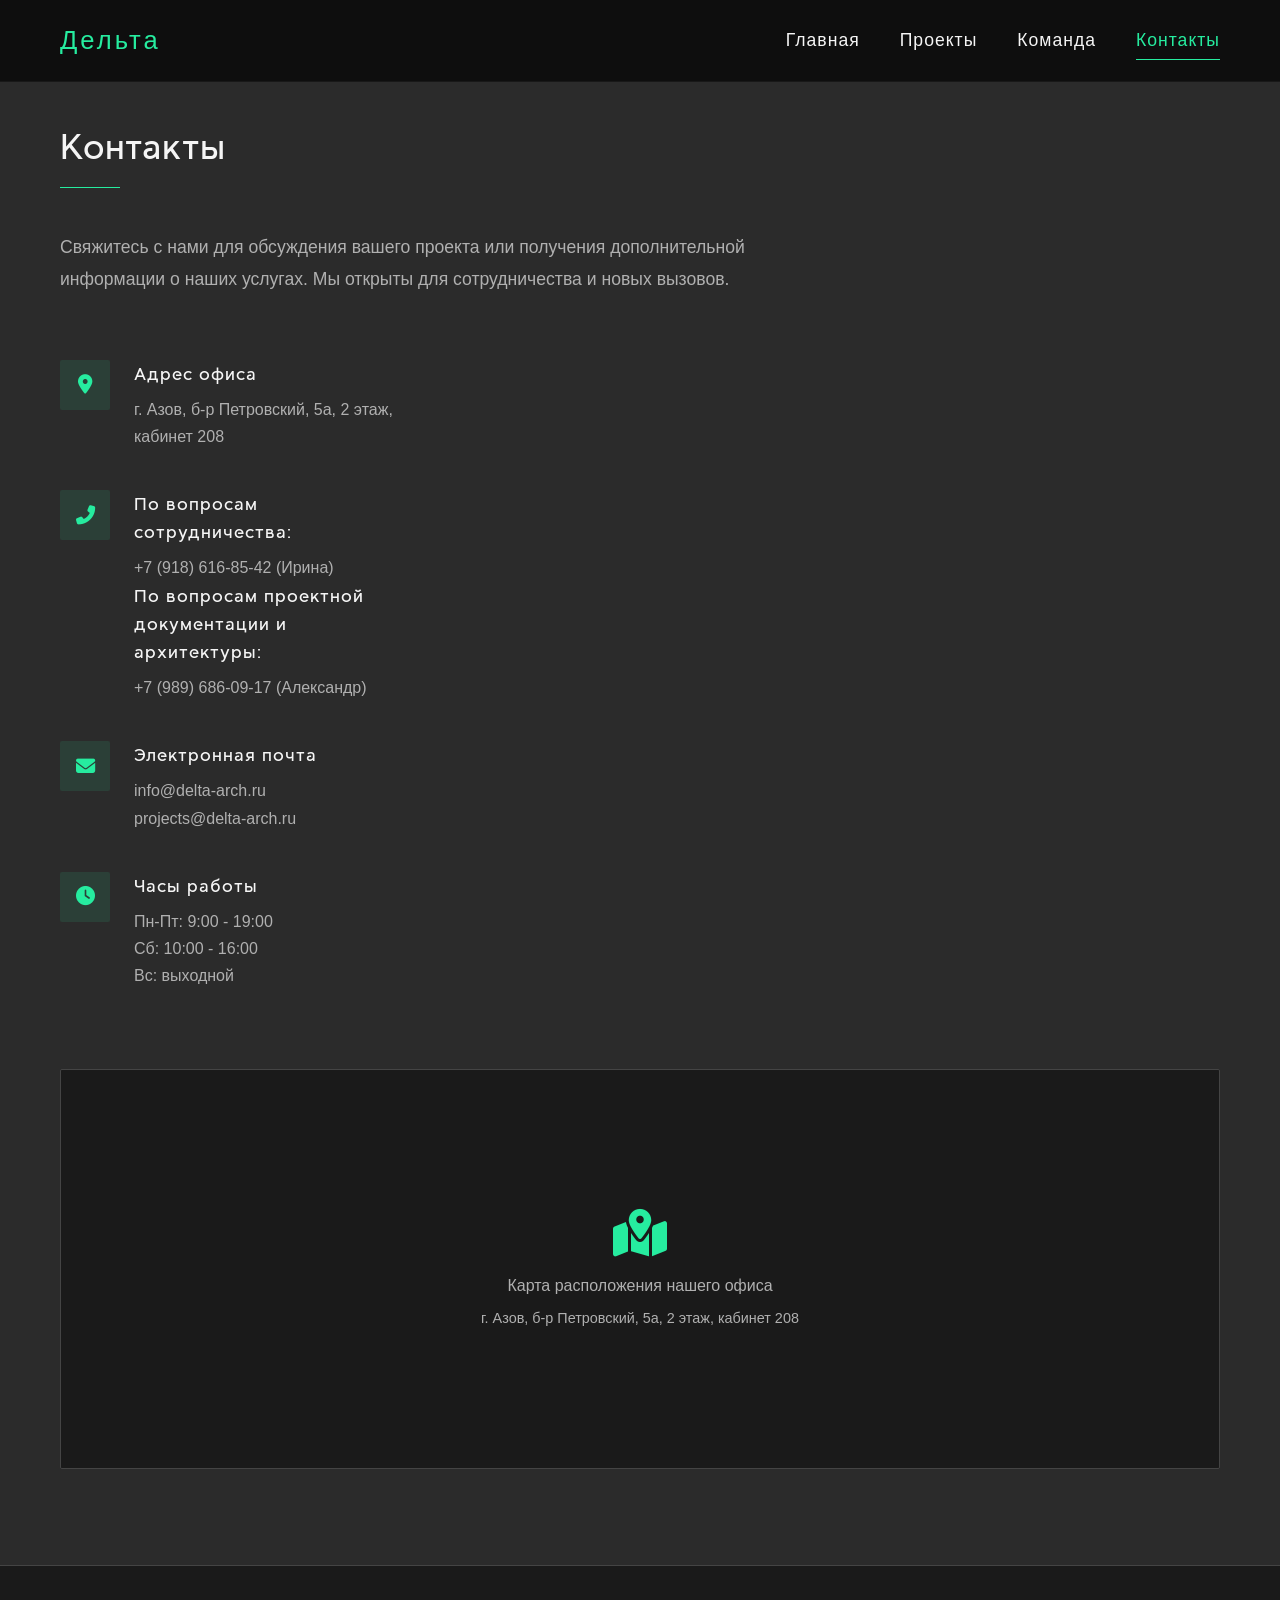
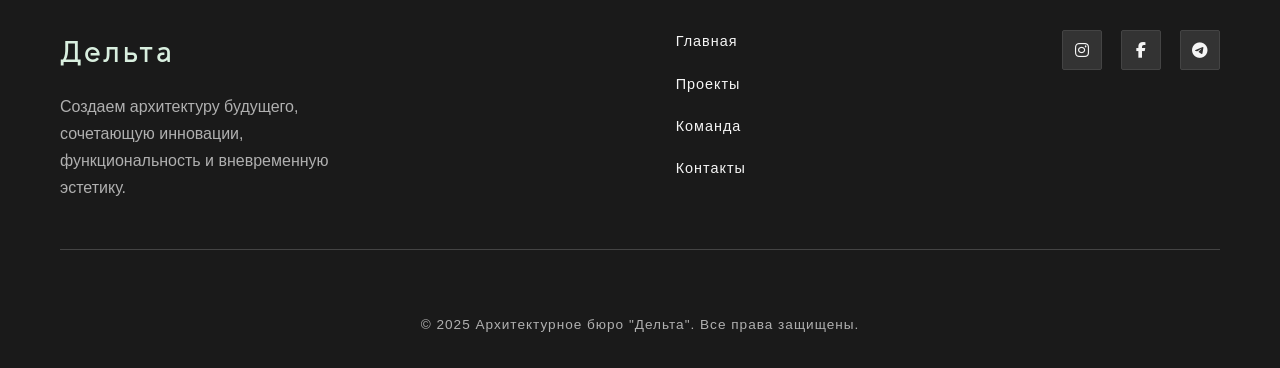
<file: contacts/contacts.html>
<!DOCTYPE html>
<html lang="ru">
<head>
    <meta charset="UTF-8">
    <meta name="viewport" content="width=device-width, initial-scale=1.0">
    <title>Контакты | Дельта | Архитектурное бюро</title>
    <link rel="stylesheet" href="https://cdnjs.cloudflare.com/ajax/libs/font-awesome/6.4.0/css/all.min.css">
    <link rel="stylesheet" href="../shared/styles/shared.css">
    <link rel="stylesheet" href="../shared/styles/navigation.css">
    <link rel="stylesheet" href="contacts.css">
</head>
<body>
    <!-- Навигация -->
    <header>
        <div class="container">
            <nav>
                <a href="../index.html" class="logo"><span>Дельта</span></a>
                
                <div class="nav-links">
                    <a href="../index.html" class="nav-link">Главная</a>
                    <a href="../projects/projects.html" class="nav-link">Проекты</a>
                    <a href="../team/team.html" class="nav-link">Команда</a>
                    <a href="contacts.html" class="nav-link active">Контакты</a>
                </div>
                
                <button class="mobile-menu-btn">
                    <i class="fas fa-bars"></i>
                </button>
            </nav>
        </div>
    </header>

    <!-- Страница контактов -->
    <main>
        <div class="container">
            <div class="page-header">
                <h2 class="section-title">Контакты</h2>
                <p class="page-description">Свяжитесь с нами для обсуждения вашего проекта или получения дополнительной информации о наших услугах. Мы открыты для сотрудничества и новых вызовов.</p>
            </div>
            
            <div class="contacts-container">
                <div class="contact-info">
                    <div class="contact-item animate-on-scroll">
                        <div class="contact-icon">
                            <i class="fas fa-map-marker-alt"></i>
                        </div>
                        <div class="contact-text">
                            <h3>Адрес офиса</h3>
                            <p>г. Азов, б-р Петровский, 5а, 2 этаж, кабинет 208</p>
                        </div>
                    </div>
                    
                    <div class="contact-item animate-on-scroll">
                        <div class="contact-icon">
                            <i class="fas fa-phone-alt"></i>
                        </div>
                        <div class="contact-text">
                            <h3>По вопросам сотрудничества:</h3>
                            <p>+7 (918) 616-85-42 (Ирина)</p>
                            <h3>По вопросам проектной документации и архитектуры:</h3>
                            <p>+7 (989) 686-09-17 (Александр)</p>
                        </div>
                    </div>
                    
                    <div class="contact-item animate-on-scroll">
                        <div class="contact-icon">
                            <i class="fas fa-envelope"></i>
                        </div>
                        <div class="contact-text">
                            <h3>Электронная почта</h3>
                            <p>info@delta-arch.ru<br>projects@delta-arch.ru</p>
                        </div>
                    </div>
                    
                    <div class="contact-item animate-on-scroll">
                        <div class="contact-icon">
                            <i class="fas fa-clock"></i>
                        </div>
                        <div class="contact-text">
                            <h3>Часы работы</h3>
                            <p>Пн-Пт: 9:00 - 19:00<br>Сб: 10:00 - 16:00<br>Вс: выходной</p>
                        </div>
                    </div>
                </div>
                
                <!--<div class="contact-form animate-on-scroll">
                    <h3 class="form-title">Напишите нам</h3>
                    <form id="contactForm">
                        <div class="form-group">
                            <label for="name">Ваше имя</label>
                            <input type="text" id="name" class="form-control" required>
                        </div>
                        
                        <div class="form-group">
                            <label for="email">Электронная почта</label>
                            <input type="email" id="email" class="form-control" required>
                        </div>
                        
                        <div class="form-group">
                            <label for="message">Сообщение</label>
                            <textarea id="message" class="form-control" required></textarea>
                        </div>
                        
                        <button type="submit" class="btn">Отправить сообщение</button>
                    </form>
                </div>-->
                
                <div class="map-container animate-on-scroll">
                    <div class="map-placeholder">
                        <i class="fas fa-map-marked-alt"></i>
                        <p>Карта расположения нашего офиса</p>
                        <p style="font-size: 0.9rem; margin-top: 0.5rem;">г. Азов, б-р Петровский, 5а, 2 этаж, кабинет 208</p>
                    </div>
                </div>
            </div>
        </div>
    </main>

    <!-- Футер -->
    <footer>
        <div class="container">
            <div class="footer-content">
                <div>
                    <div class="footer-logo">Дельта</div>
                    <p class="footer-description">Создаем архитектуру будущего, сочетающую инновации, функциональность и вневременную эстетику.</p>
                </div>
                
                <div class="footer-links">
                    <a href="../index.html" class="nav-link">Главная</a>
                    <a href="../projects/projects.html" class="nav-link">Проекты</a>
                    <a href="../team/team.html" class="nav-link">Команда</a>
                    <a href="contacts.html" class="nav-link">Контакты</a>
                </div>
                
                <div class="social-icons">
                    <a href="#" aria-label="Instagram">
                        <i class="fab fa-instagram"></i>
                    </a>
                    <a href="#" aria-label="Facebook">
                        <i class="fab fa-facebook-f"></i>
                    </a>
                    <a href="#" aria-label="Telegram">
                        <i class="fab fa-telegram-plane"></i>
                    </a>
                </div>
            </div>
            
            <div class="copyright">
                &copy; 2025 Архитектурное бюро "Дельта". Все права защищены.
            </div>
        </div>
    </footer>

    <script src="../shared/js/shared.js"></script>
    <script src="../shared/js/navigation.js"></script>
    <script src="contacts.js"></script>
</body>
</html>
</file>
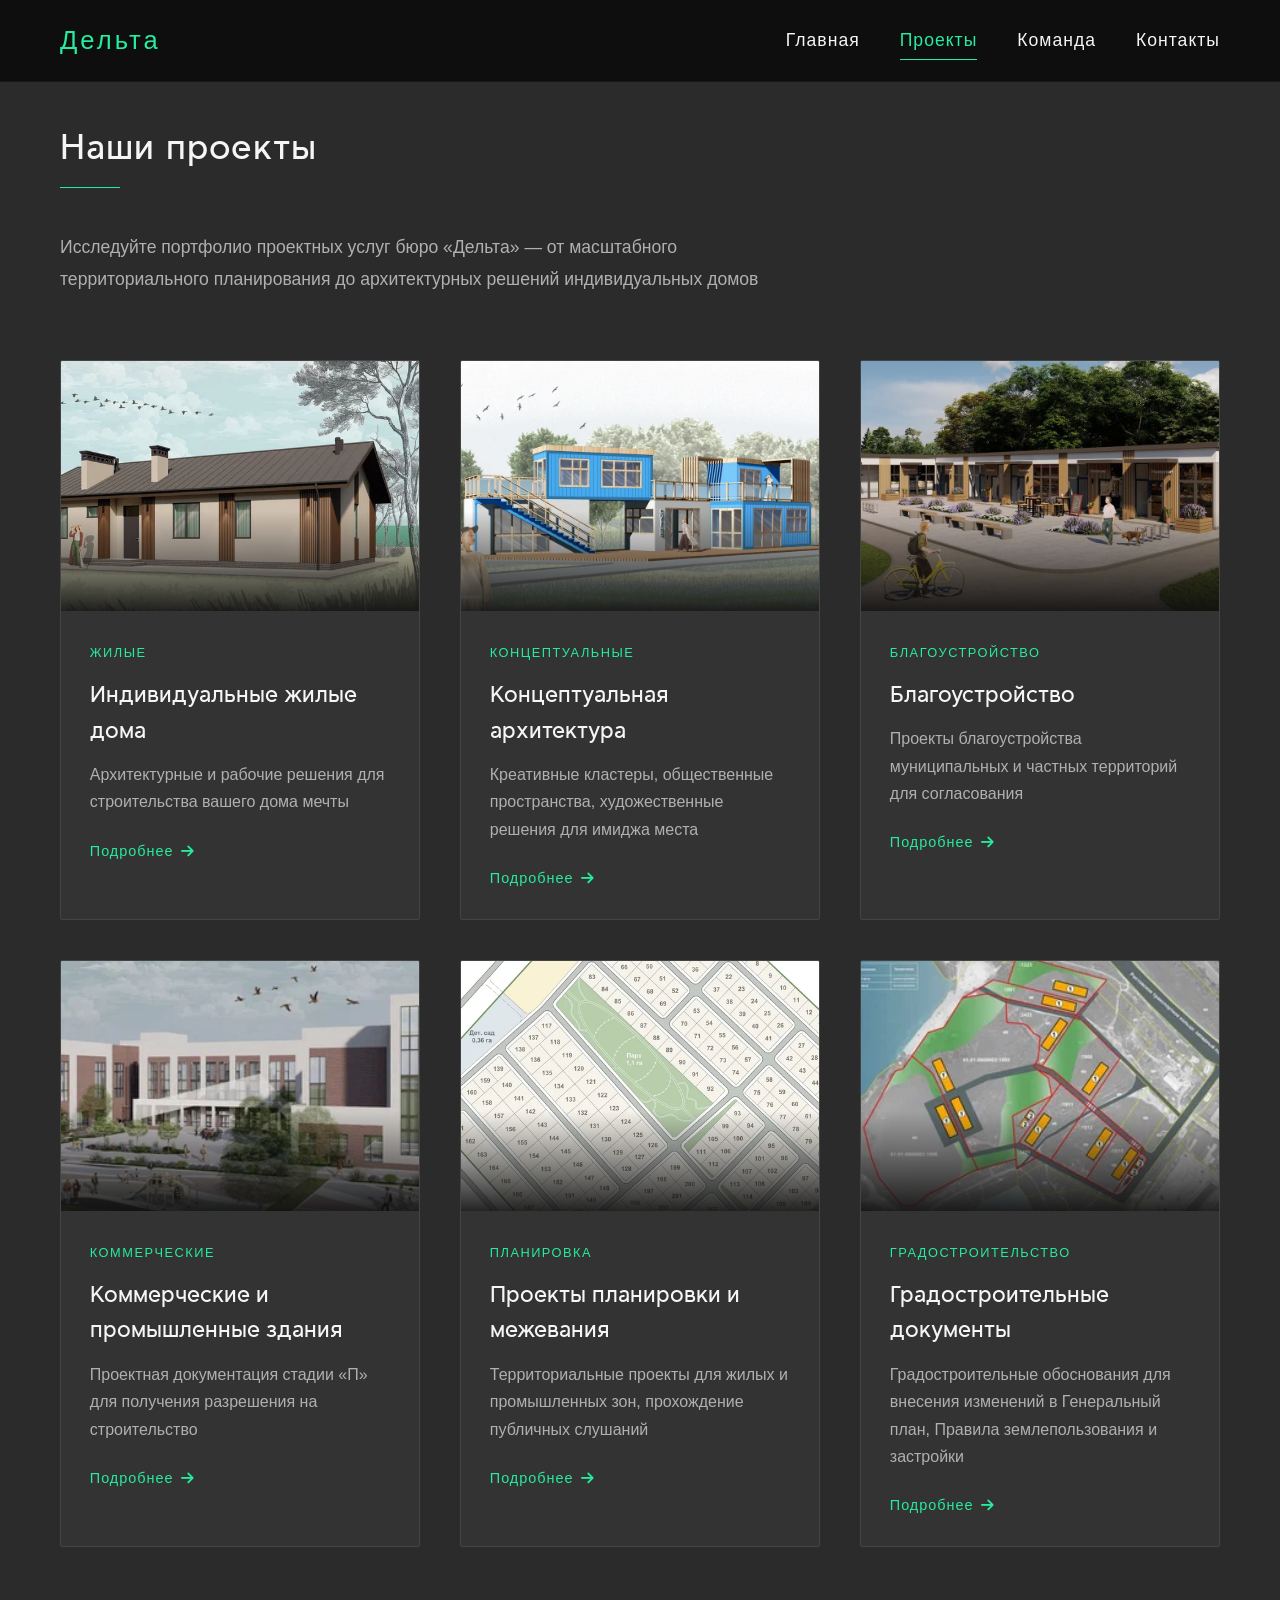
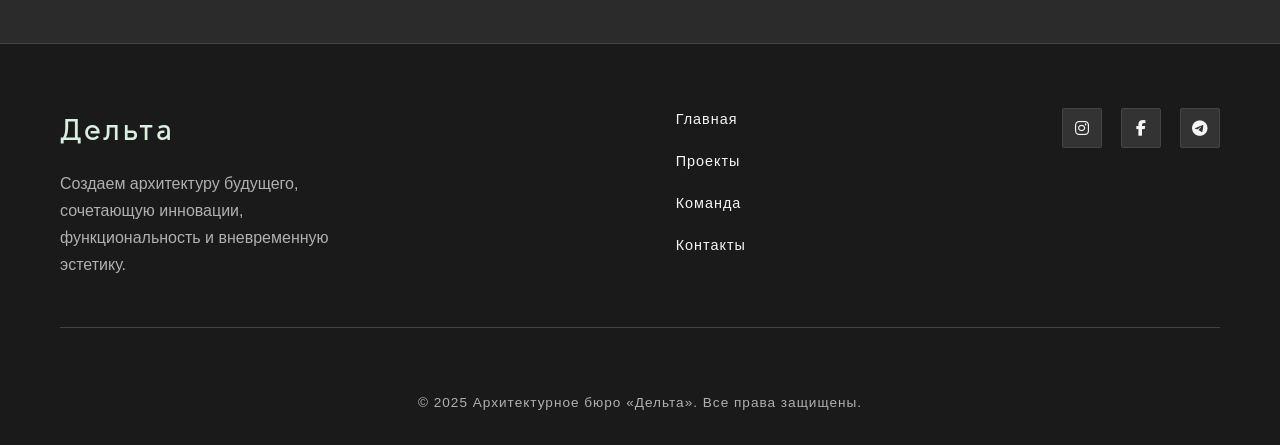
<file: projects/projects.html>
<!DOCTYPE html>
<html lang="ru">
<head>
    <meta charset="UTF-8">
    <meta name="viewport" content="width=device-width, initial-scale=1.0">
    <title>Проекты | Дельта | Архитектурное бюро</title>
    <link rel="stylesheet" href="https://cdnjs.cloudflare.com/ajax/libs/font-awesome/6.4.0/css/all.min.css">
    <link rel="stylesheet" href="../shared/styles/shared.css">
    <link rel="stylesheet" href="../shared/styles/navigation.css">
    <link rel="stylesheet" href="projects.css">
    <style>
        /* Стили для модального окна */
        .modal-overlay {
            display: none;
            position: fixed;
            top: 0;
            left: 0;
            width: 100%;
            height: 100%;
            background-color: rgba(0, 0, 0, 0.8);
            z-index: 2000;
            align-items: center;
            justify-content: center;
            padding: 20px;
        }

        .modal-content {
            background-color: var(--card-bg);
            border-radius: 2px;
            border: 1px solid var(--border-color);
            max-width: 800px;
            width: 100%;
            max-height: 90vh;
            overflow-y: auto;
            position: relative;
            animation: modalFadeIn 0.3s ease;
        }

        @keyframes modalFadeIn {
            from { opacity: 0; transform: translateY(-20px); }
            to { opacity: 1; transform: translateY(0); }
        }

        .modal-header {
            padding: 2rem 2rem 1rem;
            border-bottom: 1px solid var(--border-color);
            position: relative;
        }

        .modal-close {
            position: absolute;
            top: 20px;
            right: 20px;
            background: none;
            border: none;
            color: var(--text-light);
            font-size: 1.5rem;
            cursor: pointer;
            width: 40px;
            height: 40px;
            display: flex;
            align-items: center;
            justify-content: center;
            border-radius: 2px;
            transition: all 0.3s ease;
        }

        .modal-close:hover {
            color: var(--accent-color);
            background-color: rgba(255, 255, 255, 0.1);
        }

        .modal-body {
            padding: 2rem;
        }

        .modal-title {
            font-size: 1.8rem;
            margin-bottom: 1rem;
            font-weight: 300;
        }

        .modal-description {
            color: var(--text-muted);
            line-height: 1.8;
            margin-bottom: 2rem;
        }

        .modal-details {
            margin-top: 2rem;
        }

        .modal-details h3 {
            font-size: 1.2rem;
            margin-bottom: 1rem;
            font-weight: 300;
        }

        .modal-details ul {
            list-style: none;
            padding-left: 0;
        }

        .modal-details li {
            padding: 0.5rem 0;
            color: var(--text-muted);
            border-bottom: 1px solid rgba(255, 255, 255, 0.05);
        }

        .modal-details li:last-child {
            border-bottom: none;
        }

        .modal-actions {
            padding: 1.5rem 2rem;
            border-top: 1px solid var(--border-color);
            display: flex;
            gap: 1rem;
            justify-content: flex-end;
        }

        /* Адаптивность для модальных окон */
    @media (max-width: 768px) {
        .modal-content {
            max-height: 95vh;
            margin: 10px;
        }
        
        .modal-header {
            padding: 1.5rem 1.5rem 1rem;
        }
        
        .modal-body {
            padding: 1.5rem;
        }
        
        .modal-title {
            font-size: 1.5rem;
            padding-right: 40px; /* Чтобы текст не заезжал под кнопку закрытия */
        }
        
        .modal-actions {
            padding: 1.5rem;
            flex-direction: column;
            gap: 0.5rem;
        }
        
        .modal-actions .btn {
            width: 100%;
            text-align: center;
        }
        
        .modal-close {
            top: 15px;
            right: 15px;
            width: 35px;
            height: 35px;
            font-size: 1.3rem;
        }
    }

    @media (max-width: 576px) {
        .modal-content {
            max-height: 98vh;
            margin: 5px;
        }
        
        .modal-title {
            font-size: 1.3rem;
        }
        
        .modal-details h3 {
            font-size: 1.1rem;
        }
    }
    </style>
</head>
<body>
    <!-- Навигация -->
    <header>
        <div class="container">
            <nav>
                <a href="../index.html" class="logo"><span>Дельта</span></a>
                
                <div class="nav-links">
                    <a href="../index.html" class="nav-link">Главная</a>
                    <a href="projects.html" class="nav-link active">Проекты</a>
                    <a href="../team/team.html" class="nav-link">Команда</a>
                    <a href="../contacts/contacts.html" class="nav-link">Контакты</a>
                </div>
                
                <button class="mobile-menu-btn">
                    <i class="fas fa-bars"></i>
                </button>
            </nav>
        </div>
    </header>

    <!-- Страница проектов -->
    <main>
        <div class="container">
            <div class="page-header">
                <h2 class="section-title">Наши проекты</h2>
                <p class="page-description">Исследуйте портфолио проектных услуг бюро «Дельта» — от масштабного территориального планирования до архитектурных решений индивидуальных домов</p>
            </div>
            
            <div class="projects-grid">
                <!-- Проект 1 -->
                <div class="project-card animate-on-scroll" data-category="individual">
                    <div class="project-img">
                        <img src="/shared/assets/images/ProjectIndividualHouse.jpg" alt="Индивидуальные жилые дома">
                    </div>
                    <div class="project-info">
                        <div class="project-category">Жилые</div>
                        <h3 class="project-title">Индивидуальные жилые дома</h3>
                        <p class="project-description">Архитектурные и рабочие решения для строительства вашего дома мечты</p>
                        <a href="#" class="project-link modal-trigger" data-modal="modal1">Подробнее <i class="fas fa-arrow-right"></i></a>
                    </div>
                </div>
                
                <!-- Проект 2 -->
                <div class="project-card animate-on-scroll" data-category="conceptual">
                    <div class="project-img">
                        <img src="/shared/assets/images/ProjectsConceptArchitecture.jpg" alt="Концептуальная архитектура">
                    </div>
                    <div class="project-info">
                        <div class="project-category">Концептуальные</div>
                        <h3 class="project-title">Концептуальная архитектура</h3>
                        <p class="project-description">Креативные кластеры, общественные пространства, художественные решения для имиджа места</p>
                        <a href="#" class="project-link modal-trigger" data-modal="modal2">Подробнее <i class="fas fa-arrow-right"></i></a>
                    </div>
                </div>
                
                <!-- Проект 3 -->
                <div class="project-card animate-on-scroll" data-category="improvement">
                    <div class="project-img">
                        <img src="/shared/assets/images/ProjectBlagoustroistvo.jpg" alt="Благоустройство">
                    </div>
                    <div class="project-info">
                        <div class="project-category">Благоустройство</div>
                        <h3 class="project-title">Благоустройство</h3>
                        <p class="project-description">Проекты благоустройства муниципальных и частных территорий для согласования</p>
                        <a href="#" class="project-link modal-trigger" data-modal="modal3">Подробнее <i class="fas fa-arrow-right"></i></a>
                    </div>
                </div>
                
                <!-- Проект 4 -->
                <div class="project-card animate-on-scroll" data-category="commercial">
                    <div class="project-img">
                        <img src="/shared/assets/images/ProjectCommercAndPromishBuildings.JPG" alt="Коммерческие здания">
                    </div>
                    <div class="project-info">
                        <div class="project-category">Коммерческие</div>
                        <h3 class="project-title">Коммерческие и промышленные здания</h3>
                        <p class="project-description">Проектная документация стадии «П» для получения разрешения на строительство</p>
                        <a href="#" class="project-link modal-trigger" data-modal="modal4">Подробнее <i class="fas fa-arrow-right"></i></a>
                    </div>
                </div>
                
                <!-- Проект 5 -->
                <div class="project-card animate-on-scroll" data-category="planning">
                    <div class="project-img">
                        <img src="/shared/assets/images/ProjectPlanningNature.jpg" alt="Проекты планировки">
                    </div>
                    <div class="project-info">
                        <div class="project-category">Планировка</div>
                        <h3 class="project-title">Проекты планировки и межевания</h3>
                        <p class="project-description">Территориальные проекты для жилых и промышленных зон, прохождение публичных слушаний</p>
                        <a href="#" class="project-link modal-trigger" data-modal="modal5">Подробнее <i class="fas fa-arrow-right"></i></a>
                    </div>
                </div>
                
                <!-- Проект 6 -->
                <div class="project-card animate-on-scroll" data-category="urban">
                    <div class="project-img">
                        <img src="/shared/assets/images/ProjectGradostroitestvo.jpg" alt="Градостроительные документы">
                    </div>
                    <div class="project-info">
                        <div class="project-category">Градостроительство</div>
                        <h3 class="project-title">Градостроительные документы</h3>
                        <p class="project-description">Градостроительные обоснования для внесения изменений в Генеральный план, Правила землепользования и застройки</p>
                        <a href="#" class="project-link modal-trigger" data-modal="modal6">Подробнее <i class="fas fa-arrow-right"></i></a>
                    </div>
                </div>
            </div>
        </div>
    </main>

    <!-- Модальные окна для каждого проекта -->

    <div id="modal1" class="modal-overlay">
        <div class="modal-content">
            <div class="modal-header">
                <h2 class="modal-title">Индивидуальные жилые дома</h2>
                <button class="modal-close">&times;</button>
            </div>
            <div class="modal-body">
                <p class="modal-description">Архитектурные и рабочие решения для строительства вашего дома мечты. Мы разрабатываем проекты частных домов, учитывая все пожелания заказчика, особенности участка и современные строительные технологии.</p>
                <div class="modal-details">
                    <h3>Что включает услуга:</h3>
                    <ul>
                        <li>Разработка архитектурного проекта</li>
                        <li>Создание рабочих чертежей</li>
                        <li>Подбор материалов и технологий</li>
                        <li>Согласование проекта</li>
                        <li>Авторский надзор</li>
                        <li>3D-визуализация проекта</li>
                        <li>Эскизные предложения</li>
                    </ul>
                </div>
            </div>
            <div class="modal-actions">
                <button class="btn modal-close-btn">Закрыть</button>
                <a href="../contacts/contacts.html" class="btn">Связаться с нами</a>
            </div>
        </div>
    </div>

    <div id="modal2" class="modal-overlay">
        <div class="modal-content">
            <div class="modal-header">
                <h2 class="modal-title">Концептуальная архитектура</h2>
                <button class="modal-close">&times;</button>
            </div>
            <div class="modal-body">
                <p class="modal-description">Креативные кластеры, общественные пространства, художественные решения для имиджа места. Создание уникальных архитектурных концепций для общественных зданий, культурных центров и коммерческих объектов.</p>
                <div class="modal-details">
                    <h3>Направления работы:</h3>
                    <ul>
                        <li>Дизайн-коды городов и территорий</li>
                        <li>Концепции общественных пространств</li>
                        <li>Арт-объекты и инсталляции</li>
                        <li>Брендинг территорий через архитектуру</li>
                        <li>Конкурсные проекты</li>
                        <li>Исследовательские работы</li>
                    </ul>
                </div>
            </div>
            <div class="modal-actions">
                <button class="btn modal-close-btn">Закрыть</button>
                <a href="../contacts/contacts.html" class="btn">Связаться с нами</a>
            </div>
        </div>
    </div>

    <div id="modal3" class="modal-overlay">
        <div class="modal-content">
            <div class="modal-header">
                <h2 class="modal-title">Благоустройство</h2>
                <button class="modal-close">&times;</button>
            </div>
            <div class="modal-body">
                <p class="modal-description">Проекты благоустройства муниципальных и частных территорий для согласования. Создание комфортной среды с учетом функциональности, эстетики и экологичности.</p>
                <div class="modal-details">
                    <h3>Объекты благоустройства:</h3>
                    <ul>
                        <li>Дворовые территории</li>
                        <li>Парки и скверы</li>
                        <li>Набережные и прибрежные зоны</li>
                        <li>Общественные пространства</li>
                        <li>Частные участки и сады</li>
                        <li>Территории предприятий</li>
                        <li>Пешеходные зоны и площади</li>
                    </ul>
                </div>
            </div>
            <div class="modal-actions">
                <button class="btn modal-close-btn">Закрыть</button>
                <a href="../contacts/contacts.html" class="btn">Связаться с нами</a>
            </div>
        </div>
    </div>

    <div id="modal4" class="modal-overlay">
        <div class="modal-content">
            <div class="modal-header">
                <h2 class="modal-title">Коммерческие и промышленные здания</h2>
                <button class="modal-close">&times;</button>
            </div>
            <div class="modal-body">
                <p class="modal-description">Проектная документация стадии «П» для получения разрешения на строительство. Проектирование объектов торговли, офисных центров, производственных помещений и складов.</p>
                <div class="modal-details">
                    <h3>Виды объектов:</h3>
                    <ul>
                        <li>Торговые центры и магазины</li>
                        <li>Офисные здания и бизнес-центры</li>
                        <li>Производственные комплексы</li>
                        <li>Склады и логистические центры</li>
                        <li>Гостиницы и отели</li>
                        <li>Объекты общественного питания</li>
                        <li>Спортивные сооружения</li>
                    </ul>
                </div>
            </div>
            <div class="modal-actions">
                <button class="btn modal-close-btn">Закрыть</button>
                <a href="../contacts/contacts.html" class="btn">Связаться с нами</a>
            </div>
        </div>
    </div>

    <div id="modal5" class="modal-overlay">
        <div class="modal-content">
            <div class="modal-header">
                <h2 class="modal-title">Проекты планировки и межевания</h2>
                <button class="modal-close">&times;</button>
            </div>
            <div class="modal-body">
                <p class="modal-description">Территориальные проекты для жилых и промышленных зон, прохождение публичных слушаний. Разработка документации для комплексного развития территорий.</p>
                <div class="modal-details">
                    <h3>Состав работ:</h3>
                    <ul>
                        <li>Проекты планировки территории (ППТ)</li>
                        <li>Проекты межевания территории (ПМТ)</li>
                        <li>Градостроительные планы земельных участков (ГПЗУ)</li>
                        <li>Проведение публичных слушаний</li>
                        <li>Согласование в органах власти</li>
                        <li>Территориальное планирование</li>
                        <li>Зонирование территорий</li>
                    </ul>
                </div>
            </div>
            <div class="modal-actions">
                <button class="btn modal-close-btn">Закрыть</button>
                <a href="../contacts/contacts.html" class="btn">Связаться с нами</a>
            </div>
        </div>
    </div>

    <div id="modal6" class="modal-overlay">
        <div class="modal-content">
            <div class="modal-header">
                <h2 class="modal-title">Градостроительные документы</h2>
                <button class="modal-close">&times;</button>
            </div>
            <div class="modal-body">
                <p class="modal-description">Градостроительные обоснования для внесения изменений в Генеральный план, Правила землепользования и застройки. Подготовка документации для изменения градостроительного регламента.</p>
                <div class="modal-details">
                    <h3>Виды документов:</h3>
                    <ul>
                        <li>Градостроительные обоснования</li>
                        <li>Обоснования для внесения изменений в ПЗЗ</li>
                        <li>Документация по изменению ВРИ</li>
                        <li>Проекты корректировки Генерального плана</li>
                        <li>Градостроительные заключения</li>
                        <li>Землеустроительная документация</li>
                        <li>Согласование с органами архитектуры</li>
                    </ul>
                </div>
            </div>
            <div class="modal-actions">
                <button class="btn modal-close-btn">Закрыть</button>
                <a href="../contacts/contacts.html" class="btn">Связаться с нами</a>
            </div>
        </div>
    </div>

    <!-- Футер -->
    <footer>
        <div class="container">
            <div class="footer-content">
                <div>
                    <div class="footer-logo">Дельта</div>
                    <p class="footer-description">Создаем архитектуру будущего, сочетающую инновации, функциональность и вневременную эстетику.</p>
                </div>
                
                <div class="footer-links">
                    <a href="../index.html" class="nav-link">Главная</a>
                    <a href="projects.html" class="nav-link">Проекты</a>
                    <a href="../team/team.html" class="nav-link">Команда</a>
                    <a href="../contacts/contacts.html" class="nav-link">Контакты</a>
                </div>
                
                <div class="social-icons">
                    <a href="#" aria-label="Instagram">
                        <i class="fab fa-instagram"></i>
                    </a>
                    <a href="#" aria-label="Facebook">
                        <i class="fab fa-facebook-f"></i>
                    </a>
                    <a href="#" aria-label="Telegram">
                        <i class="fab fa-telegram-plane"></i>
                    </a>
                </div>
            </div>
            
            <div class="copyright">
                &copy; 2025 Архитектурное бюро «Дельта». Все права защищены.
            </div>
        </div>
    </footer>

    <script src="../shared/js/shared.js"></script>
    <script src="../shared/js/navigation.js"></script>
    <script src="projects.js"></script>
    <script>
        // Скрипт для модальных окон
        document.addEventListener('DOMContentLoaded', function() {
            // Открытие модального окна
            const modalTriggers = document.querySelectorAll('.modal-trigger');
            const modals = document.querySelectorAll('.modal-overlay');
            const closeButtons = document.querySelectorAll('.modal-close, .modal-close-btn');
            
            modalTriggers.forEach(trigger => {
                trigger.addEventListener('click', function(e) {
                    e.preventDefault();
                    const modalId = this.getAttribute('data-modal');
                    const modal = document.getElementById(modalId);
                    
                    if (modal) {
                        modal.style.display = 'flex';
                        document.body.style.overflow = 'hidden'; // Блокируем скролл страницы
                    }
                });
            });
            
            // Закрытие модального окна
            closeButtons.forEach(button => {
                button.addEventListener('click', function() {
                    modals.forEach(modal => {
                        modal.style.display = 'none';
                    });
                    document.body.style.overflow = ''; // Восстанавливаем скролл
                });
            });
            
            // Закрытие при клике вне модального окна
            modals.forEach(modal => {
                modal.addEventListener('click', function(e) {
                    if (e.target === this) {
                        this.style.display = 'none';
                        document.body.style.overflow = '';
                    }
                });
            });
            
            // Закрытие по клавише ESC
            document.addEventListener('keydown', function(e) {
                if (e.key === 'Escape') {
                    modals.forEach(modal => {
                        modal.style.display = 'none';
                    });
                    document.body.style.overflow = '';
                }
            });
        });
    </script>
</body>
</html>
</file>
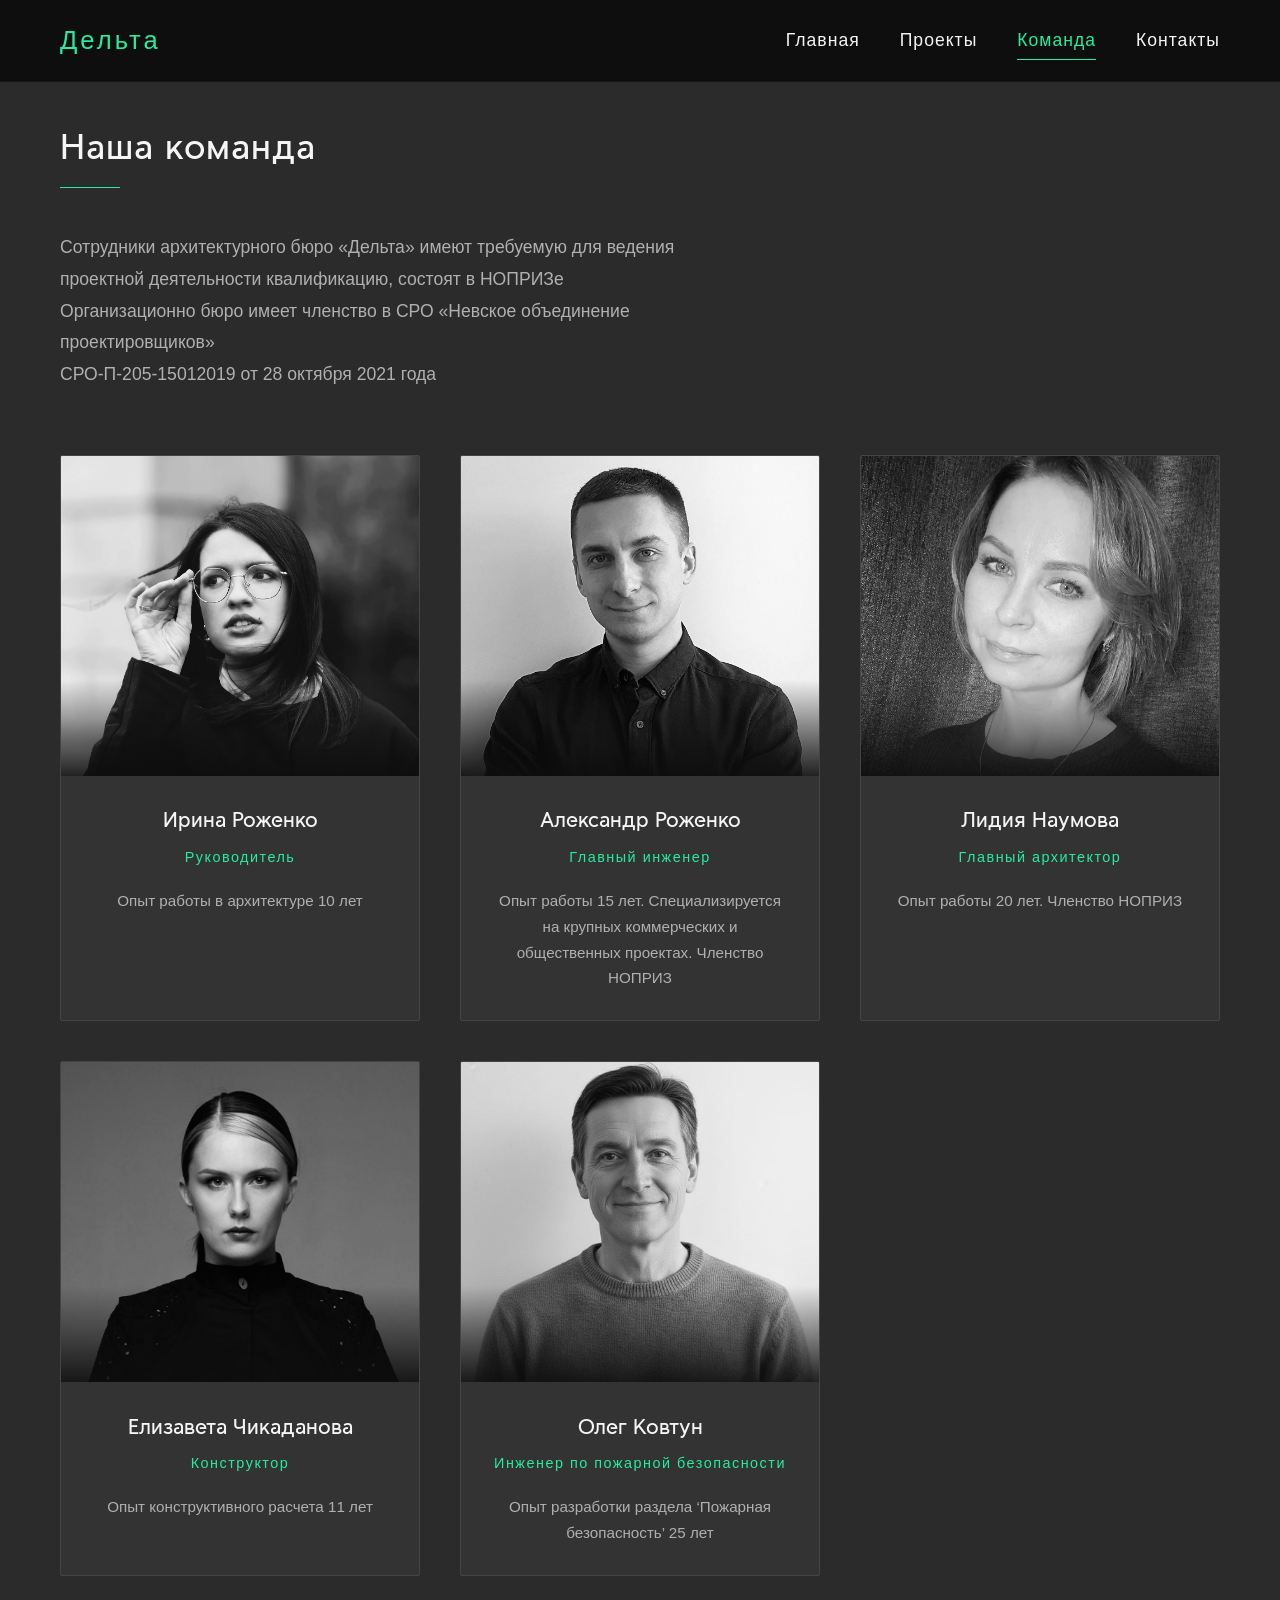
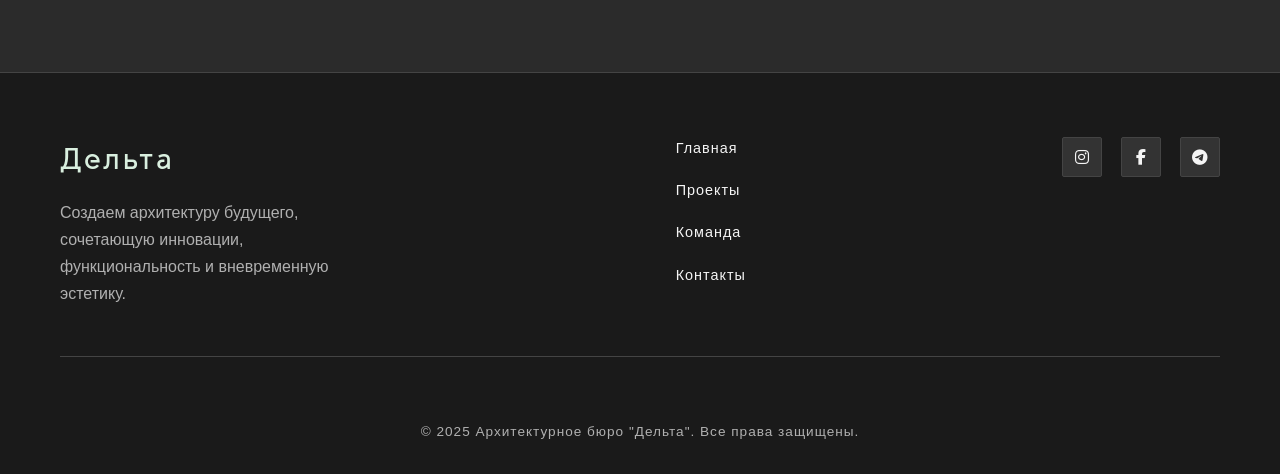
<file: team/team.html>
<!DOCTYPE html>
<html lang="ru">
<head>
    <meta charset="UTF-8">
    <meta name="viewport" content="width=device-width, initial-scale=1.0">
    <title>Команда | Дельта | Архитектурное бюро</title>
    <link rel="stylesheet" href="https://cdnjs.cloudflare.com/ajax/libs/font-awesome/6.4.0/css/all.min.css">
    <link rel="stylesheet" href="../shared/styles/shared.css">
    <link rel="stylesheet" href="../shared/styles/navigation.css">
    <link rel="stylesheet" href="team.css">
</head>
<body>
    <!-- Навигация -->
    <header>
        <div class="container">
            <nav>
                <a href="../index.html" class="logo"><span>Дельта</span></a>
                
                <div class="nav-links">
                    <a href="../index.html" class="nav-link">Главная</a>
                    <a href="../projects/projects.html" class="nav-link">Проекты</a>
                    <a href="team.html" class="nav-link active">Команда</a>
                    <a href="../contacts/contacts.html" class="nav-link">Контакты</a>
                </div>
                
                <button class="mobile-menu-btn">
                    <i class="fas fa-bars"></i>
                </button>
            </nav>
        </div>
    </header>

    <!-- Страница команды -->
    <main>
        <div class="container">
            <div class="page-header">
                <h2 class="section-title">Наша команда</h2>
                <p class="page-description">
                Сотрудники архитектурного бюро «Дельта» имеют требуемую для ведения проектной деятельности квалификацию, состоят в НОПРИЗе<br>

                Организационно бюро имеет членство в СРО «Невское объединение проектировщиков»<br>
                СРО-П-205-15012019 от 28 октября 2021 года
                </p>
            </div>
            
            <div class="team-grid">
                <!-- Член команды 1 -->
                <div class="team-member animate-on-scroll">
                    <div class="member-photo">
                        <img src="/shared/assets/images/IrinaRozhenko.jpg" alt="Ирина Роженко">
                    </div>
                    <div class="member-info">
                        <h3 class="member-name">Ирина Роженко</h3>
                        <div class="member-position">Руководитель</div>
                        <p class="member-description">Опыт работы в архитектуре 10 лет</p>
                    </div>
                </div>

                <!-- Член команды 2 -->
                <div class="team-member animate-on-scroll">
                    <div class="member-photo">
                        <img src="/shared/assets/images/AlexanderRozhenko.jpg" alt="Александр Роженко">
                    </div>
                    <div class="member-info">
                        <h3 class="member-name">Александр Роженко</h3>
                        <div class="member-position">Главный инженер</div>
                        <p class="member-description">Опыт работы 15 лет. Специализируется на крупных коммерческих и общественных проектах. Членство НОПРИЗ</p>
                    </div>
                </div>
                
                
                <!-- Член команды 3 -->
                <div class="team-member animate-on-scroll">
                    <div class="member-photo">
                        <img src="/shared/assets/images/LidiaNaumova.jpg" alt="Лидия Наумова">
                    </div>
                    <div class="member-info">
                        <h3 class="member-name">Лидия Наумова</h3>
                        <div class="member-position">Главный архитектор</div>
                        <p class="member-description">Опыт работы 20 лет. Членство НОПРИЗ</p>
                    </div>
                </div>
                
                <!-- Член команды 4 -->
                <div class="team-member animate-on-scroll">
                    <div class="member-photo">
                        <img src="/shared/assets/images/ElizavetaChikadanova.jpg" alt="Елизавета Чикаданова">
                    </div>
                    <div class="member-info">
                        <h3 class="member-name">Елизавета Чикаданова</h3>
                        <div class="member-position">Конструктор</div>
                        <p class="member-description">Опыт конструктивного расчета 11 лет</p>
                    </div>
                </div>
                
                <!-- Член команды 5 -->
                <div class="team-member animate-on-scroll">
                    <div class="member-photo">
                        <img src="/shared/assets/images/OlegCovtun.jpg" alt="Анна Морозова">
                    </div>
                    <div class="member-info">
                        <h3 class="member-name">Олег Ковтун</h3>
                        <div class="member-position">Инженер по пожарной безопасности</div>
                        <p class="member-description">Опыт разработки раздела ‘Пожарная безопасность’ 25 лет</p>
                    </div>
                </div>
            </div>
        </div>
    </main>

    <!-- Футер -->
    <footer>
        <div class="container">
            <div class="footer-content">
                <div>
                    <div class="footer-logo">Дельта</div>
                    <p class="footer-description">Создаем архитектуру будущего, сочетающую инновации, функциональность и вневременную эстетику.</p>
                </div>
                
                <div class="footer-links">
                    <a href="../index.html" class="nav-link">Главная</a>
                    <a href="../projects/projects.html" class="nav-link">Проекты</a>
                    <a href="team.html" class="nav-link">Команда</a>
                    <a href="../contacts/contacts.html" class="nav-link">Контакты</a>
                </div>
                
                <div class="social-icons">
                    <a href="#" aria-label="Instagram">
                        <i class="fab fa-instagram"></i>
                    </a>
                    <a href="#" aria-label="Facebook">
                        <i class="fab fa-facebook-f"></i>
                    </a>
                    <a href="#" aria-label="Telegram">
                        <i class="fab fa-telegram-plane"></i>
                    </a>
                </div>
            </div>
            
            <div class="copyright">
                &copy; 2025 Архитектурное бюро "Дельта". Все права защищены.
            </div>
        </div>
    </footer>

    <script src="../shared/js/shared.js"></script>
    <script src="../shared/js/navigation.js"></script>
    <script src="team.js"></script>
</body>
</html>
</file>
<file: shared/styles/shared.css>
/* Подключение шрифта SANTELLO */
@font-face {
    font-family: 'SANTELLO';
    src: url('../fonts/SANTELLO.ttf') format('truetype');
    font-weight: normal;
    font-style: normal;
    font-display: swap;
}


/* Основные стили */
:root {
    --primary-dark: #2b2b2b;
    --secondary-dark: #1a1a1a;
    --accent-color: #26ec9f;
    --accent-hover: #1dc486;
    --light-oak: #d9efdf;
    --text-light: #f5f5f5;
    --text-muted: #b0b0b0;
    --card-bg: #333333;
    --border-color: #444444;
    --subtle-gold: rgba(38, 236, 159, 0.1);
}

* {
    margin: 0;
    padding: 0;
    box-sizing: border-box;
    font-family: 'Arial', 'Inter', 'Segoe UI', sans-serif;
}


h1, h2, h3, h4, .hero-title, .section-title, .logo, .footer-logo {
    font-family: 'SANTELLO', 'Arial', sans-serif;
}

/* В блоке .geometric-shape {} цвета: */
.shape-square {
    border: 3px solid var(--accent-color);
    background-color: rgba(38, 236, 159, 0.15);
}

.shape-circle {
    border: 1px solid var(--light-oak);
    border-radius: 50%;
    background-color: rgba(217, 239, 223, 0.1);
}

.shape-rectangle {
    border: 1px solid var(--light-oak);
    background-color: rgba(38, 236, 159, 0.1);
}

.shape-line {
    background-color: var(--accent-color);
    opacity: 0.1;
}


html {
    scroll-behavior: smooth;
}

body {
    background-color: var(--primary-dark);
    color: var(--text-light);
    overflow-x: hidden;
    line-height: 1.6;
    font-weight: 300;
}

a {
    text-decoration: none;
    color: inherit;
    transition: all 0.3s ease;
}

.container {
    width: 100%;
    max-width: 1200px;
    margin: 0 auto;
    padding: 0 20px;
}

.btn {
    display: inline-block;
    background-color: transparent;
    color: var(--accent-color);
    padding: 14px 32px;
    border-radius: 2px;
    font-weight: 400;
    text-transform: uppercase;
    letter-spacing: 2px;
    border: 1px solid var(--accent-color);
    cursor: pointer;
    transition: all 0.3s ease;
    font-size: 0.9rem;
}

.btn:hover {
    background-color: var(--accent-color);
    color: var(--primary-dark);
    transform: translateY(-2px);
}

.section-title {
    font-size: 2.2rem;
    margin-bottom: 2rem;
    position: relative;
    display: inline-block;
    font-weight: 300;
    letter-spacing: 1px;
}

.section-title::after {
    content: '';
    position: absolute;
    bottom: -12px;
    left: 0;
    width: 60px;
    height: 1px;
    background-color: var(--accent-color);
}

.page-header {
    margin-bottom: 4rem;
}

.page-description {
    color: var(--text-muted);
    margin-top: 1.5rem;
    max-width: 700px;
    font-size: 1.1rem;
    line-height: 1.8;
    font-weight: 300;
}

/* Контейнер для летающих геометрических фигур */
.geometric-shapes-container {
    position: absolute;
    top: 0;
    left: 0;
    width: 100%;
    height: 100%;
    z-index: 1;
    overflow: hidden;
    pointer-events: none;
}

.geometric-shape {
    position: absolute;
    opacity: 0.1;
    transition: opacity 0.5s ease;
}

/* Стили для разных типов фигур */
.shape-square {
    border: 3px solid var(--accent-color);
    background-color: rgba(158, 221, 41, 0.89);
}

.shape-circle {
    border: 1px solid var(--light-oak);
    border-radius: 50%;
    background-color: rgba(156, 228, 61, 0.678);
}

.shape-triangle {
    width: 0;
    height: 0;
    border-style: solid;
    border-width: 0;
    background-color: transparent;
}

.shape-rectangle {
    border: 1px solid var(--dark-oak);
    background-color: rgba(156, 228, 61, 0.733);
}

.shape-line {
    background-color: var(--accent-color);
    opacity: 0.07;
}

/* Футер */
footer {
    background-color: var(--secondary-dark);
    padding: 4rem 0 2rem;
    margin-top: 6rem;
    border-top: 1px solid var(--border-color);
}

.footer-content {
    display: flex;
    justify-content: space-between;
    align-items: flex-start;
    flex-wrap: wrap;
    gap: 3rem;
    padding-bottom: 3rem;
    border-bottom: 1px solid var(--border-color);
}

.footer-logo {
    font-size: 1.8rem;
    font-weight: 300;
    color: var(--light-oak);
    letter-spacing: 3px;
    margin-bottom: 1rem;
}

.footer-description {
    color: var(--text-muted);
    max-width: 300px;
    font-weight: 300;
    line-height: 1.7;
}

.footer-links {
    display: flex;
    flex-direction: column;
    gap: 1.2rem;
}

.footer-links a {
    font-weight: 300;
    letter-spacing: 1px;
    font-size: 0.9rem;
}

.footer-links a:hover {
    color: var(--accent-color);
}

.social-icons {
    display: flex;
    gap: 1.2rem;
}

.social-icons a {
    display: flex;
    align-items: center;
    justify-content: center;
    width: 40px;
    height: 40px;
    border-radius: 2px;
    background-color: var(--card-bg);
    color: var(--text-light);
    transition: all 0.3s ease;
    border: 1px solid var(--border-color);
}

.social-icons a:hover {
    background-color: var(--accent-color);
    color: var(--primary-dark);
    border-color: var(--accent-color);
}

.copyright {
    text-align: center;
    margin-top: 2rem;
    padding-top: 2rem;
    color: var(--text-muted);
    font-size: 0.85rem;
    font-weight: 300;
    letter-spacing: 1px;
}

/* Адаптивность */
@media (max-width: 992px) {
    .section-title {
        font-size: 2rem;
    }
}

@media (max-width: 768px) {
    .footer-content {
        flex-direction: column;
        text-align: center;
        align-items: center;
    }
    
    .footer-description {
        text-align: center;
    }
    
    .section-title {
        font-size: 1.8rem;
    }
}
</file>
<file: shared/styles/navigation.css>
/* Навигация */
header {
    position: fixed;
    top: 0;
    left: 0;
    width: 100%;
    z-index: 1000;
    background-color: rgba(13, 13, 13, 0.95);
    backdrop-filter: blur(10px);
    border-bottom: 1px solid rgba(51, 51, 51, 0.3);
    padding: 20px 0;
    transition: all 0.3s ease;
}

nav {
    display: flex;
    justify-content: space-between;
    align-items: center;
}

.logo {
    font-size: 1.6rem;
    font-weight: 300;
    color: var(--light-oak);
    letter-spacing: 3px;
}

.logo span {
    color: var(--accent-color);
}

.nav-links {
    display: flex;
    gap: 2.5rem;
}

.nav-links a {
    font-weight: 300;
    position: relative;
    padding: 5px 0;
    letter-spacing: 1px;
    font-size: 1.1rem; /* Увеличить с 0.9rem */
}

.nav-links a::after {
    content: '';
    position: absolute;
    bottom: 0;
    left: 0;
    width: 0;
    height: 1px;
    background-color: var(--accent-color);
    transition: width 0.3s ease;
}

.nav-links a:hover::after,
.nav-links a.active::after {
    width: 100%;
}

.nav-links a:hover,
.nav-links a.active {
    color: var(--accent-color);
}

.mobile-menu-btn {
    display: none;
    background: none;
    border: none;
    color: var(--text-light);
    font-size: 1.5rem;
    cursor: pointer;
}

@media (max-width: 768px) {
    .nav-links {
        position: fixed;
        top: 80px;
        left: 0;
        width: 100%;
        background-color: var(--primary-dark);
        flex-direction: column;
        align-items: center;
        padding: 2rem 0;
        gap: 1.5rem;
        transform: translateY(-100%);
        opacity: 0;
        visibility: hidden;
        transition: all 0.4s ease;
        border-bottom: 1px solid var(--border-color);
        z-index: 999;
    }
    
    .nav-links.active {
        transform: translateY(0);
        opacity: 1;
        visibility: visible;
    }
    
    .mobile-menu-btn {
        display: block;
    }
}
</file>
<file: contacts/contacts.css>
/* Специфичные стили для страницы контактов */
main {
    padding-top: 120px;
    min-height: calc(100vh - 80px);
}

.contacts-container {
    display: grid;
    grid-template-columns: repeat(auto-fit, minmax(300px, 1fr));
    gap: 3rem;
    margin-top: 3rem;
}

.contact-info {
    display: flex;
    flex-direction: column;
    gap: 2.5rem;
}

.contact-item {
    display: flex;
    align-items: flex-start;
    gap: 1.5rem;
}

.contact-icon {
    background-color: var(--subtle-gold);
    width: 50px;
    height: 50px;
    border-radius: 2px;
    display: flex;
    align-items: center;
    justify-content: center;
    color: var(--accent-color);
    font-size: 1.2rem;
    flex-shrink: 0;
}

.contact-text h3 {
    font-size: 1.1rem;
    margin-bottom: 0.5rem;
    font-weight: 400;
    letter-spacing: 1px;
}

.contact-text p {
    color: var(--text-muted);
    line-height: 1.7;
    font-weight: 300;
}

.contact-form {
    background-color: var(--card-bg);
    padding: 2.5rem;
    border-radius: 2px;
    border: 1px solid var(--border-color);
}

.form-title {
    font-size: 1.3rem;
    margin-bottom: 1.8rem;
    font-weight: 300;
    letter-spacing: 1px;
}

.form-group {
    margin-bottom: 1.8rem;
}

.form-group label {
    display: block;
    margin-bottom: 0.5rem;
    font-weight: 300;
    letter-spacing: 1px;
    font-size: 0.9rem;
}

.form-control {
    width: 100%;
    padding: 12px 15px;
    background-color: var(--secondary-dark);
    border: 1px solid var(--border-color);
    border-radius: 2px;
    color: var(--text-light);
    transition: all 0.3s ease;
    font-weight: 300;
    font-size: 0.95rem;
}

.form-control:focus {
    outline: none;
    border-color: var(--accent-color);
}

textarea.form-control {
    min-height: 150px;
    resize: vertical;
}

.map-container {
    grid-column: 1 / -1;
    height: 400px;
    border-radius: 2px;
    overflow: hidden;
    border: 1px solid var(--border-color);
    margin-top: 2rem;
}

.map-placeholder {
    width: 100%;
    height: 100%;
    background-color: var(--secondary-dark);
    display: flex;
    align-items: center;
    justify-content: center;
    flex-direction: column;
    color: var(--text-muted);
}

.map-placeholder i {
    font-size: 3rem;
    margin-bottom: 1rem;
    color: var(--accent-color);
}

@media (max-width: 768px) {
    .contacts-container {
        grid-template-columns: 1fr;
    }
}

@media (max-width: 576px) {
    .contact-form {
        padding: 1.5rem;
    }
}
</file>
<file: projects/projects.css>
/* Специфичные стили для страницы проектов */
main {
    padding-top: 120px;
    min-height: calc(100vh - 80px);
}

.projects-grid {
    display: grid;
    grid-template-columns: repeat(auto-fill, minmax(350px, 1fr));
    gap: 2.5rem;
    margin-bottom: 4rem;
}

.project-card {
    background-color: var(--card-bg);
    border-radius: 2px;
    overflow: hidden;
    transition: all 0.4s ease;
    border: 1px solid var(--border-color);
    position: relative;
    display: block; /* Убедимся, что карточки всегда видны */
}

.project-card:hover {
    transform: translateY(-5px);
    border-color: var(--accent-color);
}

.project-img {
    height: 250px;
    overflow: hidden;
    position: relative;
}

.project-img::after {
    content: '';
    position: absolute;
    top: 0;
    left: 0;
    width: 100%;
    height: 100%;
    background: linear-gradient(to bottom, transparent 60%, rgba(13, 13, 13, 0.9) 100%);
}

.project-img img {
    width: 100%;
    height: 100%;
    object-fit: cover;
    transition: transform 0.8s ease;
}

.project-card:hover .project-img img {
    transform: scale(1.05);
}

.project-info {
    padding: 1.8rem;
}

.project-category {
    display: inline-block;
    color: var(--accent-color);
    font-size: 0.8rem;
    font-weight: 400;
    margin-bottom: 0.8rem;
    text-transform: uppercase;
    letter-spacing: 1.5px;
}

.project-title {
    font-size: 1.4rem;
    margin-bottom: 0.8rem;
    font-weight: 300;
}

.project-description {
    color: var(--text-muted);
    margin-bottom: 1.5rem;
    font-weight: 300;
    line-height: 1.7;
}

.project-link {
    color: var(--accent-color);
    font-size: 0.9rem;
    letter-spacing: 1px;
    display: flex;
    align-items: center;
    gap: 8px;
    font-weight: 300;
}

.project-link i {
    transition: transform 0.3s ease;
}

.project-link:hover i {
    transform: translateX(5px);
}

@media (max-width: 992px) {
    .projects-grid {
        grid-template-columns: repeat(auto-fill, minmax(300px, 1fr));
    }
}

@media (max-width: 768px) {
    .projects-header {
        flex-direction: column;
        align-items: flex-start;
    }
}

@media (max-width: 576px) {
    .projects-grid {
        grid-template-columns: 1fr;
    }
}
</file>
<file: team/team.css>
/* Специфичные стили для страницы команды */
main {
    padding-top: 120px;
    min-height: calc(100vh - 80px);
}

.team-grid {
    display: grid;
    grid-template-columns: repeat(auto-fill, minmax(280px, 1fr));
    gap: 2.5rem;
    margin-top: 3rem;
}

.team-member {
    background-color: var(--card-bg);
    border-radius: 2px;
    overflow: hidden;
    border: 1px solid var(--border-color);
    transition: all 0.4s ease;
    position: relative;
}

.team-member:hover {
    transform: translateY(-5px);
    border-color: var(--accent-color);
}

.member-photo {
    height: 320px;
    overflow: hidden;
    position: relative;
}

.member-photo::after {
    content: '';
    position: absolute;
    top: 0;
    left: 0;
    width: 100%;
    height: 100%;
    background: linear-gradient(to bottom, transparent 70%, rgba(13, 13, 13, 0.9) 100%);
}

.member-photo img {
    width: 100%;
    height: 100%;
    object-fit: cover;
    transition: transform 0.8s ease;
}

.team-member:hover .member-photo img {
    transform: scale(1.05);
}

.member-info {
    padding: 1.8rem;
    text-align: center;
}

.member-name {
    font-size: 1.3rem;
    margin-bottom: 0.5rem;
    font-weight: 300;
}

.member-position {
    color: var(--accent-color);
    font-weight: 400;
    margin-bottom: 1.2rem;
    letter-spacing: 1.5px;
    font-size: 0.9rem;
}

.member-description {
    color: var(--text-muted);
    font-size: 0.95rem;
    line-height: 1.7;
    font-weight: 300;
}

@media (max-width: 576px) {
    .team-grid {
        grid-template-columns: 1fr;
    }
}
</file>
